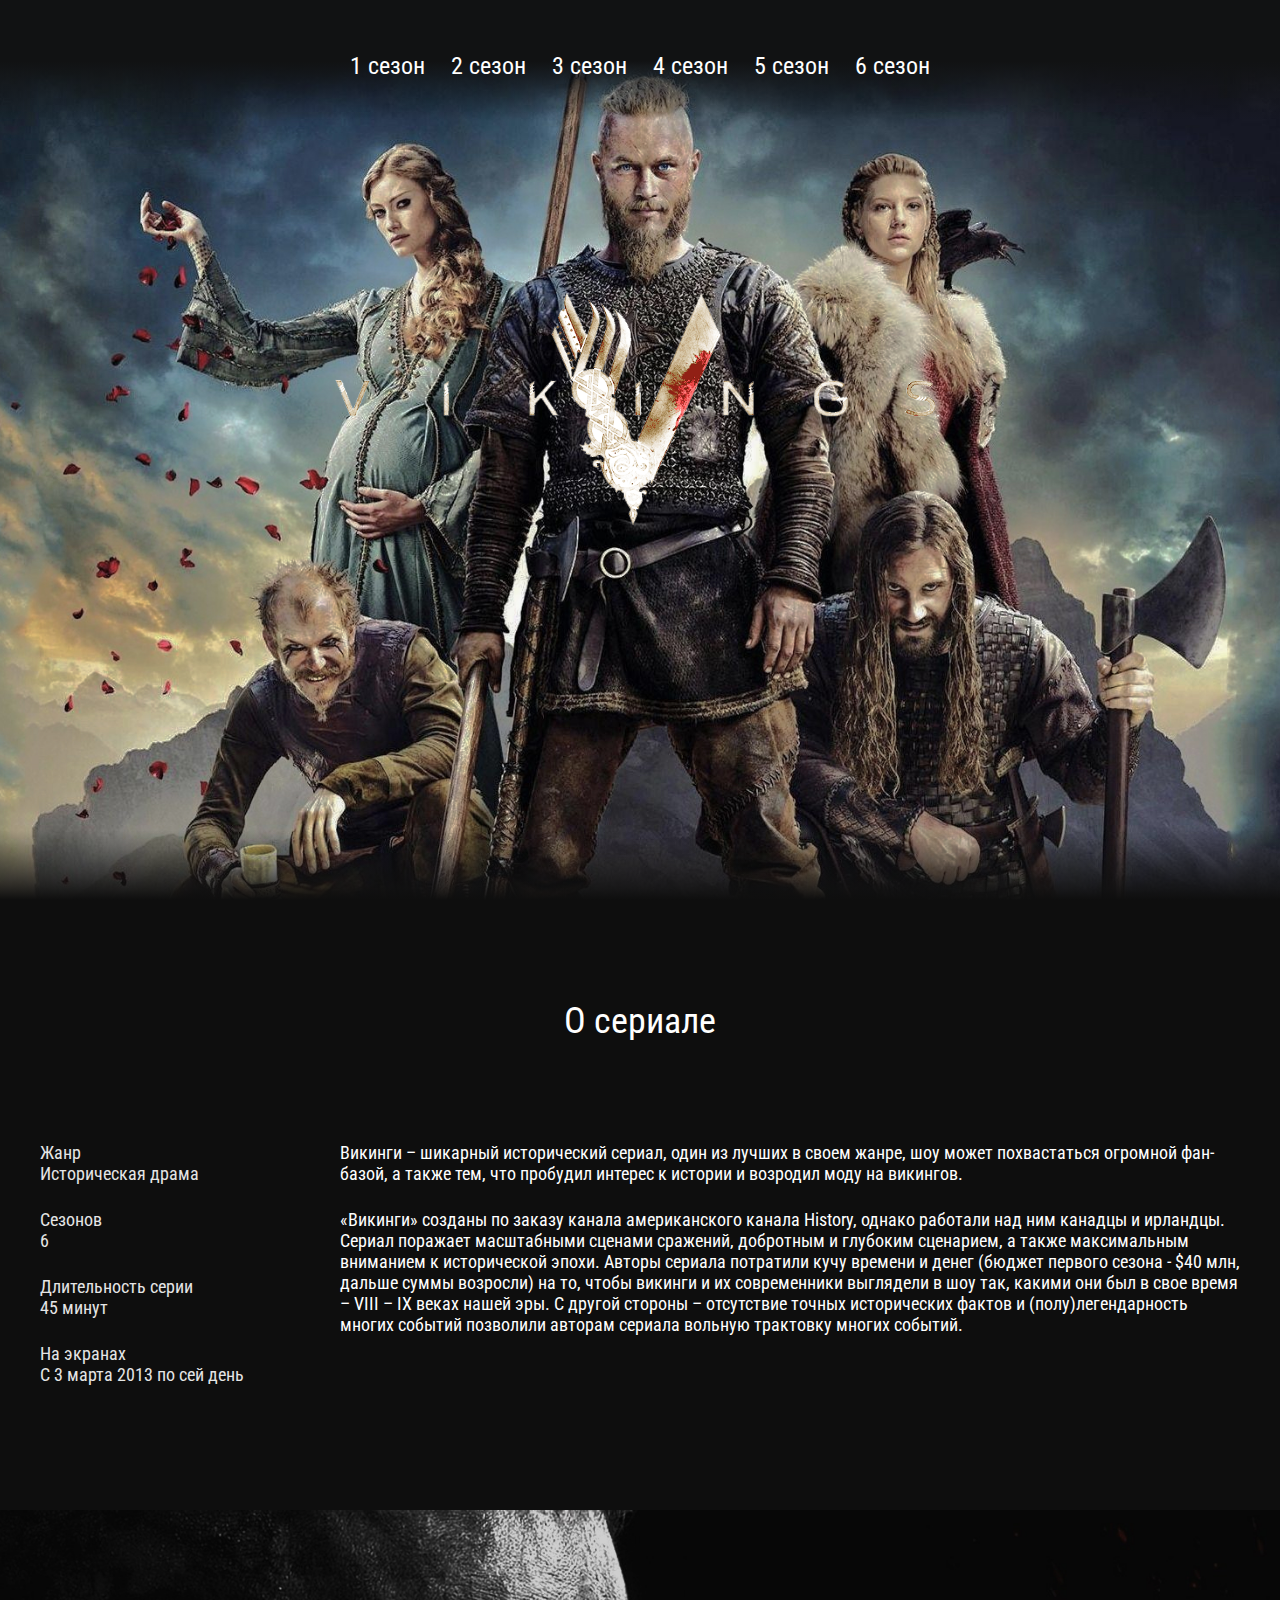
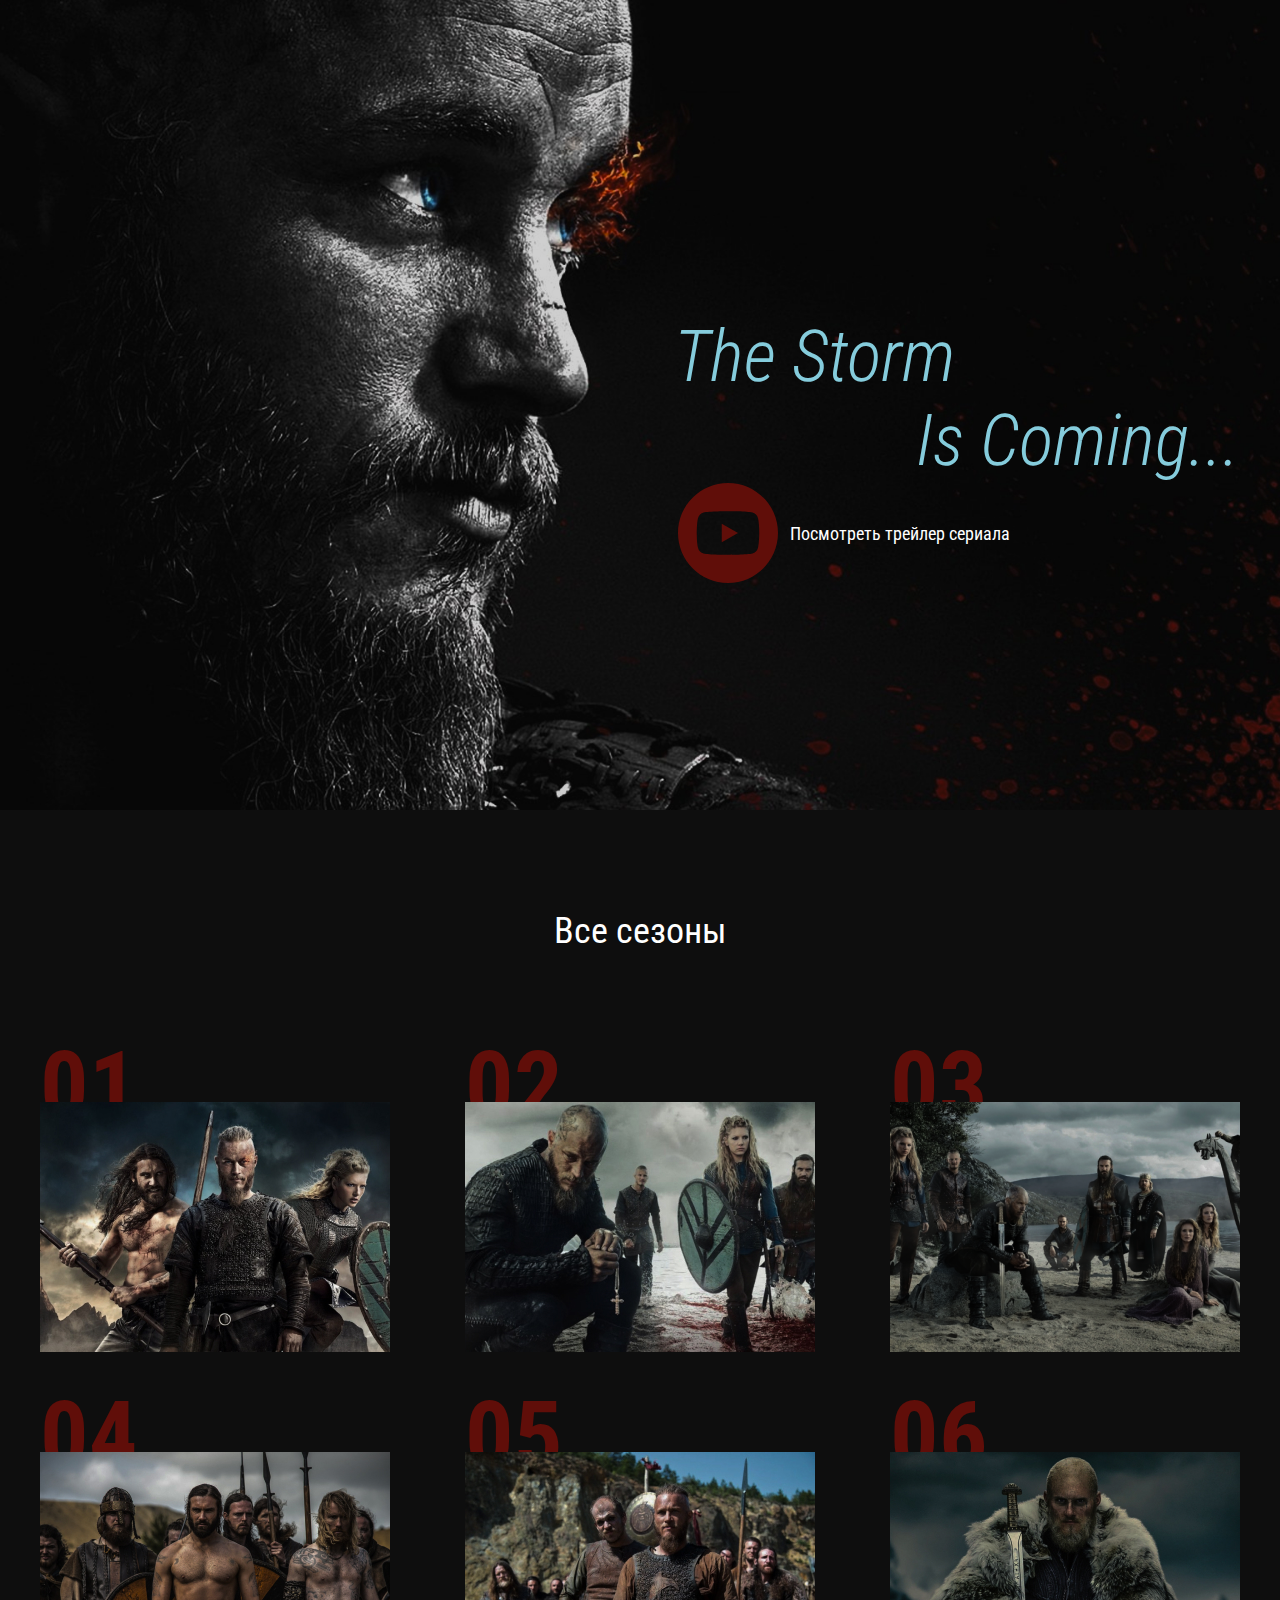
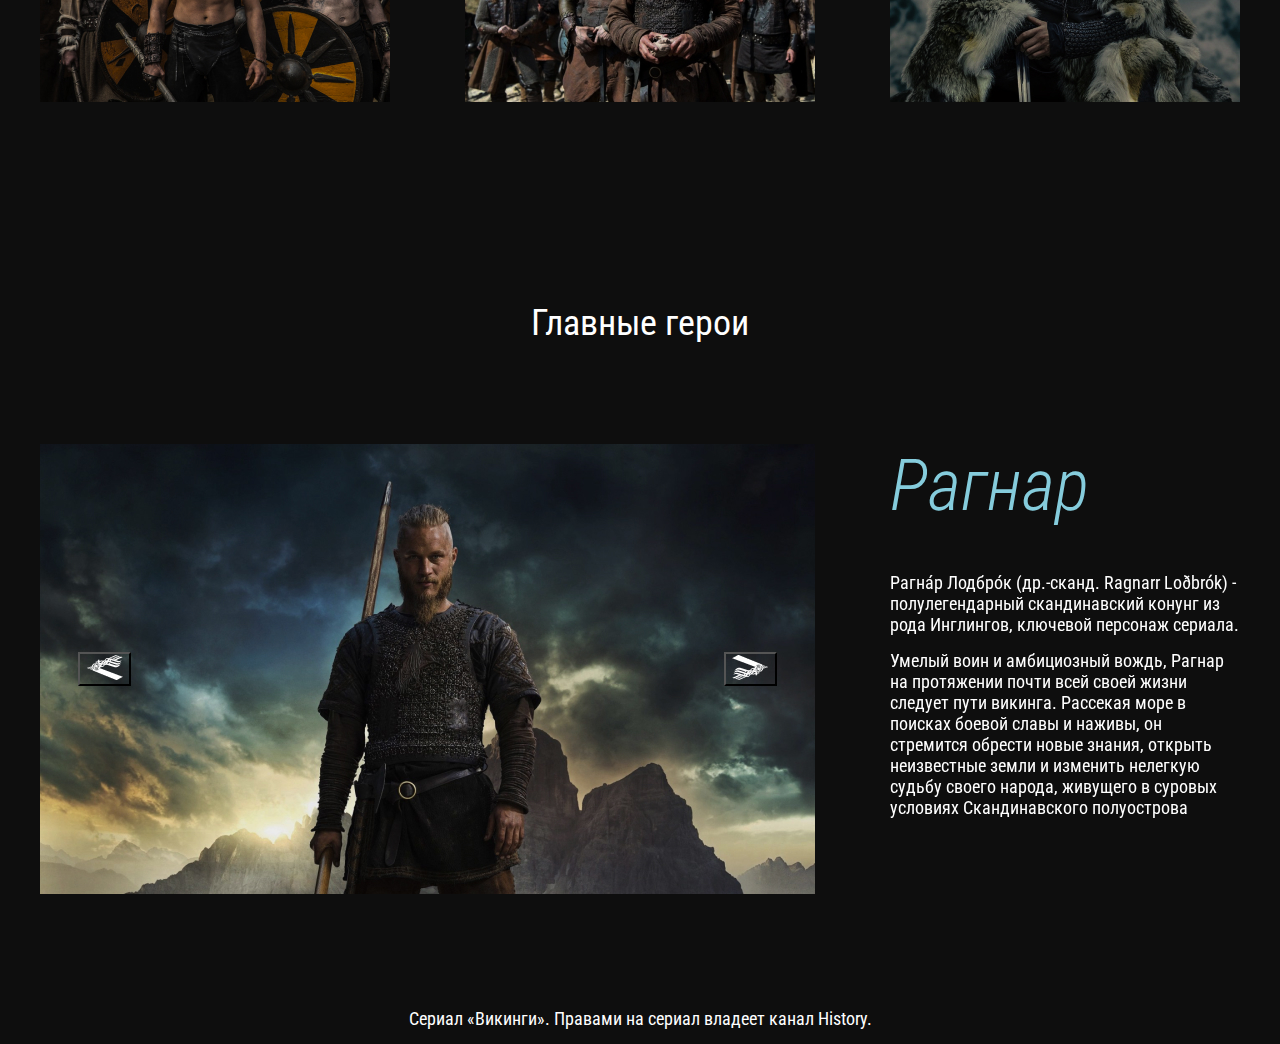
<file: index.html>
<!DOCTYPE html>
<html lang="ru">
<head>
  <meta charset="UTF-8">
  <meta name="viewport" content="width=device-width, initial-scale=1.0">
  <meta http-equiv="X-UA-Compatible" content="ie=edge">
  <title>Document</title>
  <link href="https://fonts.googleapis.com/css2?family=Roboto+Condensed:ital,wght@0,400;0,700;1,300&display=swap" rel="stylesheet">
  <link rel="stylesheet" href="css/reset.css">
  <link rel="stylesheet" href="css/slick.css">
  <link rel="stylesheet" href="css/jquery.fancybox.css">
  <link rel="stylesheet" href="css/style.css">
</head>
<body>

<!--Header-->
  <header class="header">
      <nav class="menu">
          <button class="menu__btn">
              <span></span>
          </button>
          <ul class="menu__list">
              <li class="menu__list-item">
                  <a class="menu__list-link" href="season-1.html">1 сезон</a>
              </li>
              <li class="menu__list-item">
                  <a class="menu__list-link" href="#">2 сезон</a>
              </li>
              <li class="menu__list-item">
                  <a class="menu__list-link" href="#">3 сезон</a>
              </li>
              <li class="menu__list-item">
                  <a class="menu__list-link" href="#">4 сезон</a>
              </li>
              <li class="menu__list-item">
                  <a class="menu__list-link" href="#">5 сезон</a>
              </li>
              <li class="menu__list-item">
                  <a class="menu__list-link" href="#">6 сезон</a>
              </li>
          </ul>
      </nav>

      <div class="logo">
          <img class="logo__img" src="images/logo.png" alt="Логотип">
      </div>
  </header>

<!--About-->

  <section class="section section-page">
      <div class="container">
          <h3 class="title">О сериале</h3>
          <div class="about__inner">
              <ul class="about__info">
                  <li class="about__info-item">
                      Жанр
                      <span>Историческая драма</span>
                  </li>

                  <li class="about__info-item">
                      Сезонов
                      <span>6</span>
                  </li>

                  <li class="about__info-item">
                      Длительность серии
                      <span>45 минут</span>
                  </li>

                  <li class="about__info-item">
                      На экранах
                      <span>С 3 марта 2013 по сей день</span>
                  </li>
              </ul>
              <div class="about__text">
                  <p>
                      Викинги – шикарный исторический сериал, один из лучших в своем жанре, шоу может похвастаться огромной фан-базой, а также тем, что пробудил интерес к истории и возродил моду на викингов.
                  </p>
                  <p>
                      «Викинги» созданы по заказу канала американского канала History, однако работали над ним канадцы и ирландцы. Сериал поражает масштабными сценами сражений, добротным и глубоким сценарием, а также максимальным вниманием к исторической эпохи. Авторы сериала потратили кучу времени и денег (бюджет первого сезона - $40 млн, дальше суммы возросли) на то, чтобы викинги и их современники выглядели в шоу так, какими они был в свое время – VIII – IX веках нашей эры. С другой стороны – отсутствие точных исторических фактов и (полу)легендарность многих событий позволили авторам сериала вольную трактовку многих событий.
                  </p>
              </div><!--/.about__text-->
          </div><!--/.about__inner-->
      </div><!--/.container-->
  </section>

  <!--Video-->

  <section class="video">
      <div class="container">
          <h3 class="video__text">
              <span>The Storm </span>
              Is Coming...
          </h3>
          <a class="video__btn" data-fancybox href="https://www.youtube.com/watch?v=sd6Qfy19AWM">Посмотреть трейлер сериала</a>
      </div>
  </section>

  <!--Seasons-->
  <section class="seasons section-page">
    <div class="container">
        <h3 class="title">
            Все сезоны
        </h3>
        <ol class="seasons__inner">

            <li class="seasons__item" style="background-image: url('images/seasons-bg1.jpg');">
                <a class="seasons__link" href="season-1.html">Смотреть</a>
            </li>
            <li class="seasons__item" style="background-image: url('images/seasons-bg2.jpg');">
                <a class="seasons__link" href="#">Смотреть</a>
            </li>
            <li class="seasons__item" style="background-image: url('images/seasons-bg3.jpg');">
                <a class="seasons__link" href="#">Смотреть</a>
            </li>
            <li class="seasons__item" style="background-image: url('images/seasons-bg4.jpg');">
                <a class="seasons__link" href="#">Смотреть</a>
            </li>
            <li class="seasons__item" style="background-image: url('images/seasons-bg5.jpg');">
                <a class="seasons__link" href="#">Смотреть</a>
            </li>
            <li class="seasons__item" style="background-image: url('images/seasons-bg6.jpg');">
                <a class="seasons__link" href="#">Смотреть</a>
            </li>

        </ol>
    </div>
  </section>

<!--Slider-->
  <section class="heroes section-page">
      <div class="container">
          <h3 class="title">Главные герои</h3>
          <div class="heroes__inner">

              <div class="heroes__slider-img">
                <img class="heroes__images" src="images/hero-1.jpg" alt="">
                <img class="heroes__images" src="images/hero-1.jpg" alt="">
                <img class="heroes__images" src="images/hero-1.jpg" alt="">
              </div>
              <div class="heroes__slider-text">
                <div class="heroes__text">
                    <h4 class="heroes__name">Рагнар</h4>
                    <p>
                        Рагна́р Лодбро́к (др.-сканд. Ragnarr Loðbrók) - полулегендарный скандинавский конунг из рода Инглингов, ключевой персонаж сериала.
                    </p>
                    <p>
                        Умелый воин и амбициозный вождь, Рагнар на протяжении почти всей своей жизни следует пути викинга. Рассекая море в поисках боевой славы и наживы, он стремится обрести новые знания, открыть неизвестные земли и изменить нелегкую судьбу своего народа, живущего в суровых условиях Скандинавского полуострова
                    </p>
                </div>

                <div class="heroes__text">
                    <h4 class="heroes__name">Рагнар 2</h4>
                    <p>
                        Рагна́р Лодбро́к (др.-сканд. Ragnarr Loðbrók) - полулегендарный скандинавский конунг из рода Инглингов, ключевой персонаж сериала.
                    </p>
                    <p>
                        Умелый воин и амбициозный вождь, Рагнар на протяжении почти всей своей жизни следует пути викинга. Рассекая море в поисках боевой славы и наживы, он стремится обрести новые знания, открыть неизвестные земли и изменить нелегкую судьбу своего народа, живущего в суровых условиях Скандинавского полуострова
                    </p>
                </div>

                <div class="heroes__text">
                    <h4 class="heroes__name">Рагнар 3</h4>
                    <p>
                        Рагна́р Лодбро́к (др.-сканд. Ragnarr Loðbrók) - полулегендарный скандинавский конунг из рода Инглингов, ключевой персонаж сериала.
                    </p>
                    <p>
                        Умелый воин и амбициозный вождь, Рагнар на протяжении почти всей своей жизни следует пути викинга. Рассекая море в поисках боевой славы и наживы, он стремится обрести новые знания, открыть неизвестные земли и изменить нелегкую судьбу своего народа, живущего в суровых условиях Скандинавского полуострова
                    </p>
                </div>
              </div>

          </div>
      </div>
  </section>

  <footer class="footer">
      <div class="container">
          <p class="copy">
              Сериал «Викинги». Правами на сериал владеет канал History.
          </p>
      </div>
  </footer>


  <script src="https://ajax.googleapis.com/ajax/libs/jquery/3.4.1/jquery.min.js"></script>
  <script src="js/slick.min.js"></script>
  <script src="js/jquery.fancybox.min.js"></script>
  <script src="js/main.js"></script>
</body>
</html>
</file>
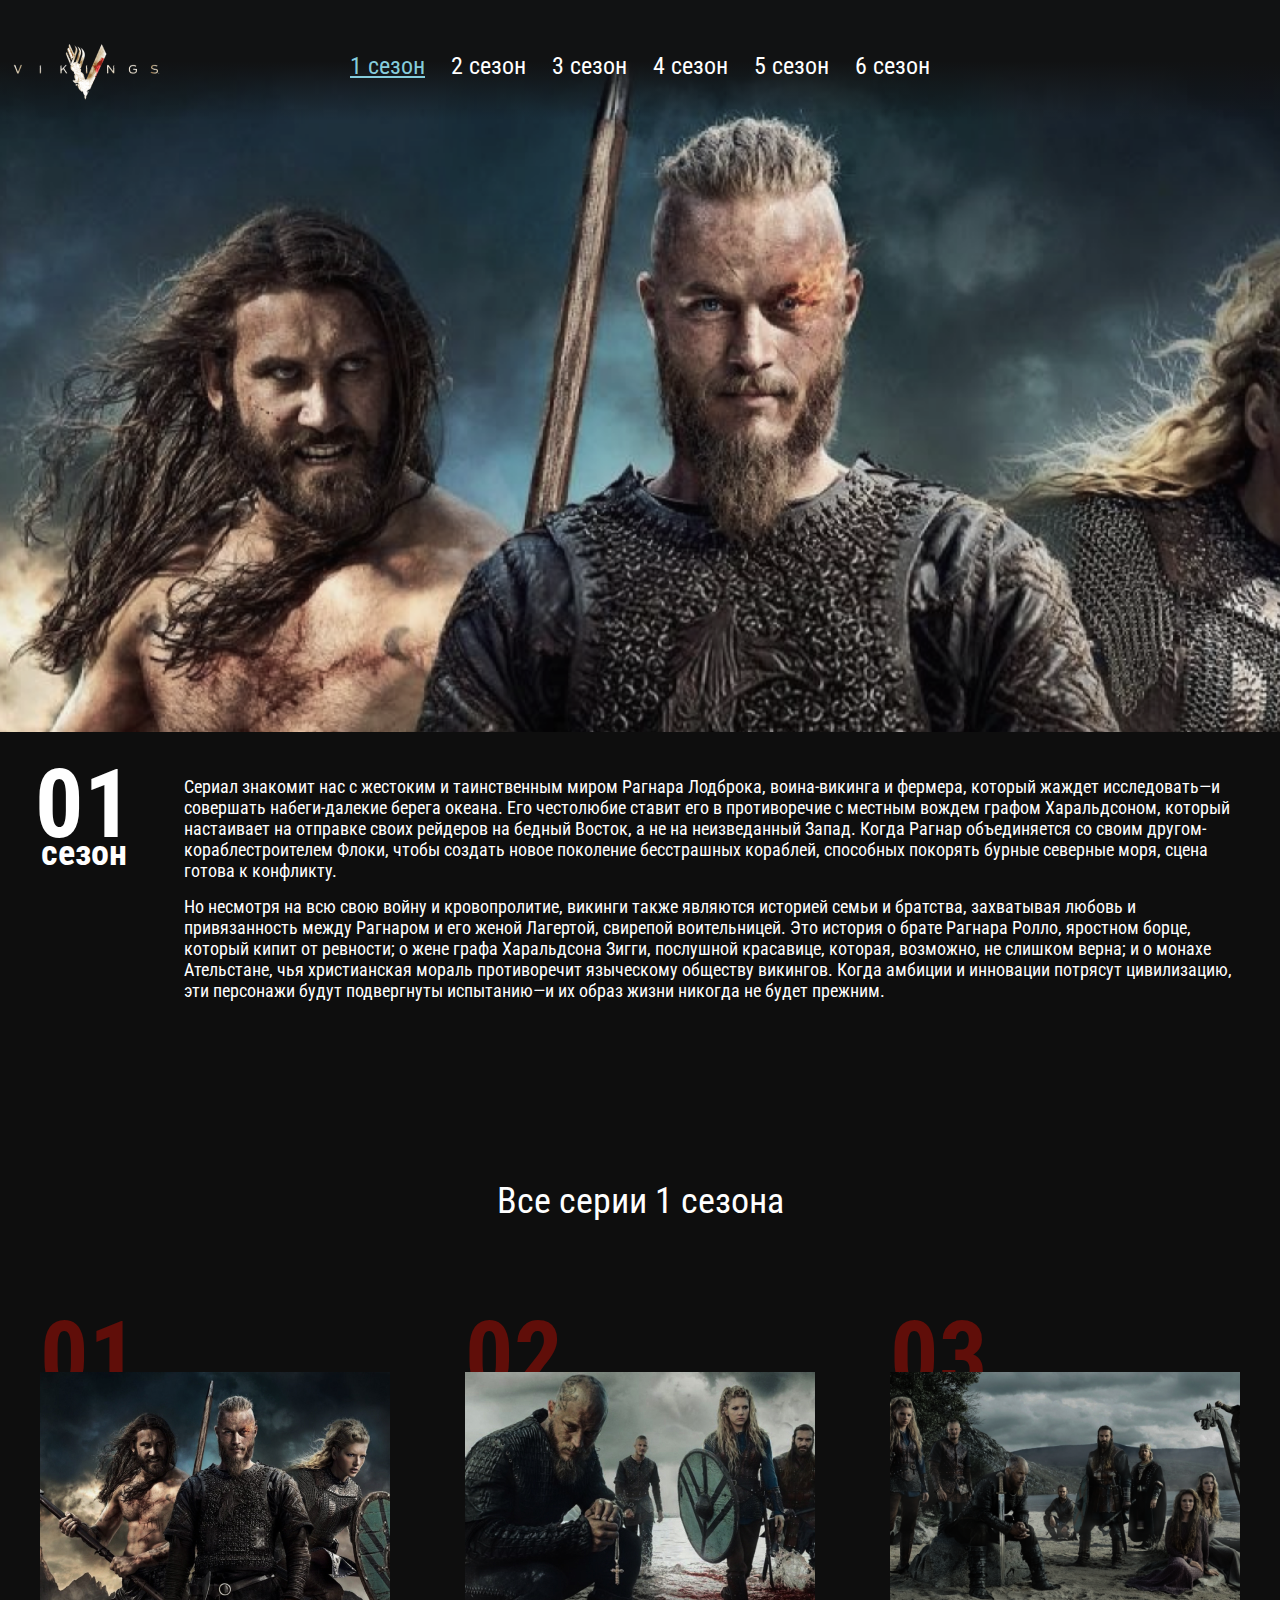
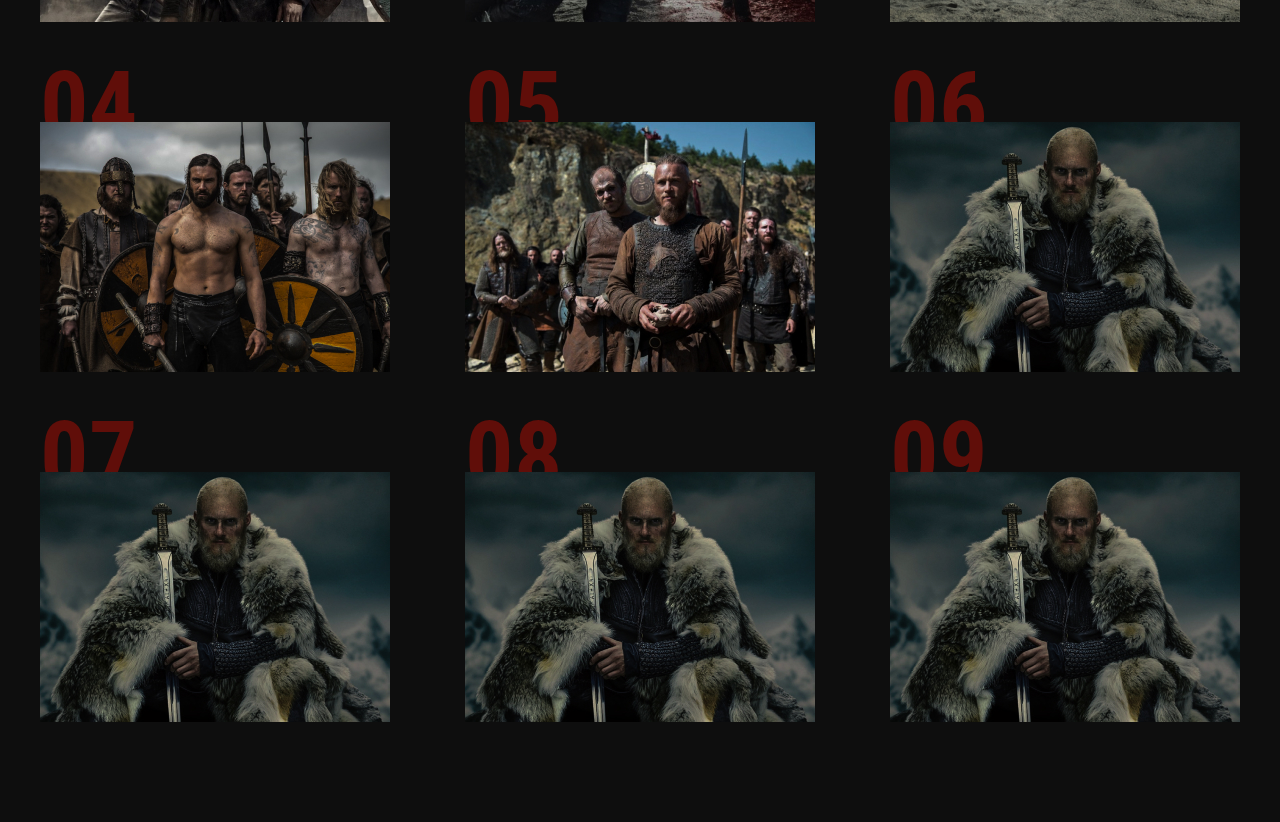
<file: season-1.html>
<!DOCTYPE html>
<html lang="ru">
<head>
  <meta charset="UTF-8">
  <meta name="viewport" content="width=device-width, initial-scale=1.0">
  <meta http-equiv="X-UA-Compatible" content="ie=edge">
  <title>Document</title>
  <link href="https://fonts.googleapis.com/css2?family=Roboto+Condensed:ital,wght@0,400;0,700;1,300&display=swap" rel="stylesheet">
  <link rel="stylesheet" href="css/reset.css">
  <link rel="stylesheet" href="css/jquery.fancybox.css">
  <link rel="stylesheet" href="css/style.css">
</head>
<body>

    <header class="page-header">
        <nav class="menu">
          <button class="menu__btn">
              <span></span>
          </button>
          <div class="menu__container">
              <a class="page-logo" href="index.html">
                  <img src="images/page-logo.png" alt="">
              </a>
              <ul class="menu__list">
                  <li class="menu__list-item">
                      <a class="menu__list-link menu__list-link--active" href="#">1 сезон</a>
                  </li>
                  <li class="menu__list-item">
                      <a class="menu__list-link" href="#">2 сезон</a>
                  </li>
                  <li class="menu__list-item">
                      <a class="menu__list-link" href="#">3 сезон</a>
                  </li>
                  <li class="menu__list-item">
                      <a class="menu__list-link" href="#">4 сезон</a>
                  </li>
                  <li class="menu__list-item">
                      <a class="menu__list-link" href="#">5 сезон</a>
                  </li>
                  <li class="menu__list-item">
                      <a class="menu__list-link" href="#">6 сезон</a>
                  </li>
              </ul>
          </div>
      </nav>
      <div class="season-info">
          <div class="season-info__num">
              01
              <span>сезон</span>
          </div>

          <div class="season-info__text">
              <p>Сериал знакомит нас с жестоким и таинственным миром Рагнара Лодброка, воина-викинга и фермера, который жаждет исследовать—и совершать набеги-далекие берега океана. Его честолюбие ставит его в противоречие с местным вождем графом Харальдсоном, который настаивает на отправке своих рейдеров на бедный Восток, а не на неизведанный Запад. Когда Рагнар объединяется со своим другом-кораблестроителем Флоки, чтобы создать новое поколение бесстрашных кораблей, способных покорять бурные северные моря, сцена готова к конфликту.</p>

              <p>Но несмотря на всю свою войну и кровопролитие, викинги также являются историей семьи и братства, захватывая любовь и привязанность между Рагнаром и его женой Лагертой, свирепой воительницей. Это история о брате Рагнара Ролло, яростном борце, который кипит от ревности; о жене графа Харальдсона Зигги, послушной красавице, которая, возможно, не слишком верна; и о монахе Ательстане, чья христианская мораль противоречит языческому обществу викингов. Когда амбиции и инновации потрясут цивилизацию, эти персонажи будут подвергнуты испытанию—и их образ жизни никогда не будет прежним.</p>
          </div>
      </div>
    </header>

    <section class="seasons section-page">
    <div class="container">
        <h3 class="title">
            Все серии 1 сезона
        </h3>
        <ol class="seasons__inner">

            <li class="seasons__item" style="background-image: url('images/seasons-bg1.jpg');">
                <a class="seasons__link" data-fancybox="gallery" href="https://www.youtube.com/watch?v=sd6Qfy19AWM">Смотреть</a>
            </li>
            <li class="seasons__item" style="background-image: url('images/seasons-bg2.jpg');">
                <a class="seasons__link" data-fancybox="gallery" href="https://www.youtube.com/watch?v=sd6Qfy19AWM">Смотреть</a>
            </li>
            <li class="seasons__item" style="background-image: url('images/seasons-bg3.jpg');">
                <a class="seasons__link" data-fancybox="gallery" href="https://www.youtube.com/watch?v=sd6Qfy19AWM">Смотреть</a>
            </li>
            <li class="seasons__item" style="background-image: url('images/seasons-bg4.jpg');">
                <a class="seasons__link" data-fancybox="gallery" href="https://www.youtube.com/watch?v=sd6Qfy19AWM">Смотреть</a>
            </li>
            <li class="seasons__item" style="background-image: url('images/seasons-bg5.jpg');">
                <a class="seasons__link" data-fancybox="gallery" href="https://www.youtube.com/watch?v=sd6Qfy19AWM">Смотреть</a>
            </li>
            <li class="seasons__item" style="background-image: url('images/seasons-bg6.jpg');">
                <a class="seasons__link" data-fancybox="gallery" href="https://www.youtube.com/watch?v=sd6Qfy19AWM">Смотреть</a>
            </li>
             <li class="seasons__item" style="background-image: url('images/seasons-bg6.jpg');">
                <a class="seasons__link" data-fancybox="gallery" href="https://www.youtube.com/watch?v=sd6Qfy19AWM">Смотреть</a>
            </li>
             <li class="seasons__item" style="background-image: url('images/seasons-bg6.jpg');">
                <a class="seasons__link" data-fancybox="gallery" href="https://www.youtube.com/watch?v=sd6Qfy19AWM">Смотреть</a>
            </li>
             <li class="seasons__item" style="background-image: url('images/seasons-bg6.jpg');">
                <a class="seasons__link" data-fancybox="gallery" href="https://www.youtube.com/watch?v=sd6Qfy19AWM">Смотреть</a>
            </li>

        </ol>
    </div>
  </section>

  <script src="https://ajax.googleapis.com/ajax/libs/jquery/3.4.1/jquery.min.js"></script>
  <script src="js/jquery.fancybox.min.js"></script>
  <script src="js/main.js"></script>
</body>
</html>
</file>
<file: css/style.css>
* {
   box-sizing: border-box;
}

body {
    background-color: #0E0E0E;

    font-family: 'Roboto Condensed', sans-serif;
    font-weight: 400;
    color: #fff;
    font-size: 18px;
    line-height: 21px;
}

a {
    color: inherit;
    text-decoration: none;
}

ul, ol {
    list-style: none;
}

.container {
    max-width: 1220px;
    padding: 0 10px;
    margin: 0 auto;
}

.section-page {
    padding: 100px 0;
}

.title {
    margin-bottom: 100px;

    font-weight: 400;
    font-size: 36px;
    line-height: 42px;
    text-align: center;
}

/*==========Header==============*/

.header {
    position: relative;

    background-image: url("../images/header-bg.jpg");

    height: 100vh;
    background-repeat: no-repeat;
    background-size: cover;
    background-position: center 50px;

    text-align: center;
}

.header::after {
    content: "";
    position: absolute;
    height: 70px;
    bottom: 0;
    left: 0;
    width: 100%;

    background: linear-gradient(180deg, #0E0E0E 0%, rgba(17, 17, 17, 0.850295) 16.53%, rgba(32, 31, 33, 0) 100%);
    transform: rotate(180deg);
}

.logo {
    padding-top: 17vh;
}
/*==========Navigation==============*/


.menu {
    padding: 50px 0 58px;

    background: linear-gradient(180deg, #111213 0%, #111213 43.62%, rgba(32, 31, 33, 0) 86.33%);
}

.menu__btn {
    display: none;
}

.menu__list {
    display: flex;
    justify-content: center;
}

.menu__list-item {
    padding: 0 13px;
}

.menu__list-link {
    font-size: 36px;
    line-height: 42px;
}

.menu__list-link:hover,
.menu__list-link--active {
    color: #85CCDC;
    text-decoration: underline;
}

/*==========About==============*/

.about__inner {
    display: flex;
}

.about__info {
    width: 375px;
    margin-right: 50px;
    flex: none;
}

.about__info-item {
    margin-bottom: 25px;

    color: #E5E5E5;
}

.about__info-item span {
    display: block;
}

.about__text p {
    margin-bottom: 25px;
}

/*==========Video==============*/

.video {
    background-image: url("../images/video-bg.jpg");
    height: 100vh;
    background-size: cover;
    background-position: center center;
    background-repeat: no-repeat;

    text-align: right;
}

.video__text {
    padding-top: 45vh;
    margin-bottom: 40px;

    font-style: italic;
    font-weight: 300;
    font-size: 72px;
    line-height: 84px;
    color: #85CCDC;
}

.video__text span {
    display: block;
    padding-right: 285px;
}

.video__btn {
    padding-left: 112px;
    position: relative;
    margin-right: 230px;
}

.video__btn::before {
    content: "";
    position: absolute;
    width: 100px;
    height: 100px;
    top: -40px;
    left: 0;
    background-image: url("../images/youtube-btn.svg");
}

/*==========Seasons==============*/

.seasons__inner {
    display: grid;
    grid-template-columns: repeat(auto-fill, minmax(284px, 1fr));
    grid-gap: 100px 75px;
    padding-top: 50px;

    counter-reset: counter;
}

.seasons__item {
    height: 250px;
    background-repeat: no-repeat;
    background-position: center center;
    background-size: cover;

    position: relative;
    display: flex;
    justify-content: center;
    align-items: center;
}

.seasons__item::before {
    content: '0' counter(counter);
    counter-increment: counter;

    position: absolute;

    font-weight: bold;
    font-size: 96px;
    line-height: 112px;
    color: #600E09;
    left: 0;
    top: -72px;
    z-index: -1;
}

.seasons__item:nth-child(n+10)::before {
    content: counter(counter);
}

.seasons__item:hover .seasons__link {
    opacity: 1;
}

.seasons__item:hover::after {
    content: "";
    position: absolute;
    top: 0;
    left: 0;
    right: 0;
    bottom: 0;
    background: rgba(14, 14, 14, 0.8);
}

.seasons__link {
    font-size: 36px;
    line-height: 42px;
    padding: 12px 78px 11px;

    background: #0E0E0E;
    opacity: 0;
    z-index: 2;

    transition: all .3s linear;
}

/*==========Slider==============*/

.heroes__inner {
    display: flex;
    justify-content: space-between;
}

.heroes__slider-img {
    max-width: 775px;
}

.heroes__slider-text {
    max-width: 350px;
}

.slick-btn {
    position: absolute;
    top: 50%;
    transform: translateY(-50%);
    background-color: transparent;
    z-index: 5;
    cursor: pointer;
    outline: none;
}

.slick-prev {
    left: 38px;
}

.slick-next {
    right: 38px;
}

.heroes__name {
    margin-bottom: 44px;

    font-style: italic;
    font-weight: 300;
    font-size: 72px;
    line-height: 84px;
    color: #85CCDC;
}

.heroes__text p {
    margin-bottom: 15px;
}


/*==========Footer==============*/

.copy {
    padding: 14px 0 15px;
    text-align: center;
}

/*==========Season1==============*/

.page-header {
    background-image: url('../images/season1-bg.png');
    background-repeat: no-repeat;
    background-position: center center;
    background-size: cover;

    height: 90vh;
    position: relative;
}

.menu__container {
    max-width: 1385px;
    margin: 0 auto;
    position: relative;
}

.page-logo {
    position: absolute;
    left: 0;
}

.season-info {
    position: absolute;
    bottom: 0;
    left: 0;
    right: 0;
    margin: 0 auto;
    max-width: 1385px;
    display: flex;
    padding: 44px 47px 64px 35px;

    background-color: #0E0E0E;
}

.season-info__num {
    margin-right: 51px;

    font-weight: bold;
    font-size: 96px;
    line-height: 56px;
    text-align: center;
}

.season-info__num span {
    display: block;

    font-size: 36px;
    line-height: 42px;
}

.season-info__text p {
    margin-bottom: 15px;
}

/*==========/.Season1==============*/

/*==========Media==============*/

@media(max-width: 1420px) {
    .page-logo {
        left: 10px;
        top: -6px;
    }
}

@media(max-width: 1366px) {
    .logo__img {
        width: 50%;
    }
    .menu__list-link {
        font-size: 24px;
        line-height: 32px;
    }
    .about__info {
        width: 250px;
    }
    .page-header {
        height: 120vh;
    }
}

@media(max-width: 1200px) {
    .heroes__inner {
        display: block;
    }
    .heroes__slider-text {
        max-width: 100%;
        padding-top: 50px;
    }
    .heroes__slider-img {
        max-width: 100%;
    }
}

@media(max-width: 1088px) {
    .seasons__item {
        height: 340px;
    }
}

@media(max-width: 992px) {
    .page-logo {
        display: none;
    }
}

@media(max-width: 768px) {
    .about__inner {
        display: block;
    }

    .section-page {
        padding: 50px 0;
    }
    .title {
        margin-bottom: 50px;
        font-size: 28px;
        line-height: 36px;
    }
    body {
        font-size: 16px;
        line-height: 19px;
    }
    .video__text {
        font-size: 48px;
        line-height: 56px;
    }

    .video__text span {
        padding-right: 200px;
    }
    .video__btn {
        margin-right: 0;
        padding-left: 62px;
    }
    .video__btn::before {
        width: 50px;
        height: 50px;
        top: -16px;

        background-size: cover;
    }
    .seasons__inner {
        grid-gap: 80px 35px;
    }
    .heroes__name {
        font-size: 46px;
        line-height: 56px;
        margin-bottom: 25px;
    }
    .season-info {
        display: block;
        padding: 30px 10px 0 10px;
    }
    .season-info__num {
        text-align: left;
        font-size: 50px;
        line-height: 26px;
        margin-bottom: 15px;
    }
    .season-info__num span {
        font-size: 25px;
        line-height: 32px;
    }
}

@media(max-width: 640px) {
    .menu {
        padding: 0;
        background: linear-gradient(180deg, #111213 0%, #111213 10%, rgba(32, 31, 33, 0) 86.33%);

        text-align: center;
    }
    .menu__list {
        display: block;
        transform: translateY(-130%);
        transition: all .3s linear;
    }
    .menu__list.menu__list--active {
        transform: translateY(0%);
        padding: 100px 0 50px;

        background-color: #0e0e0e;
    }
    .menu__list-link {
        display: block;
        padding: 10px 0;
    }
    .menu__btn {
        display: block;
        width: 50px;
        height: 40px;
        z-index: 10;

        cursor: pointer;
        position: absolute;
        right: 10px;
        top: 20px;

        display: flex;
        align-items: center;
        background-color: transparent;
        border: none;
        padding: 0;
    }
    .menu__btn span {
        background-color: #fff;
        height: 5px;
        width: 100%;
    }
    .menu__btn::after,
    .menu__btn::before {
        content: "";
        width: 100%;
        height: 5px;
        background-color: #fff;
        position: absolute;
    }
    .menu__btn::before {
        top: 0;
        left: 0;
    }
    .menu__btn::after {
        left: 0;
        bottom: 0;
    }
    .page-logo {
        display: block;
        z-index: 10;
        top: 22px;
    }
    .logo {
        padding-top: 21vh;
    }
    .page-header {
        height: 160vh;
    }
}

@media(max-width: 414px) {
    .seasons__item {
        height: 203px;
    }
}

@media(max-width: 374px) {
    .page-header {
        height: 200vh;
    }
}
</file>
